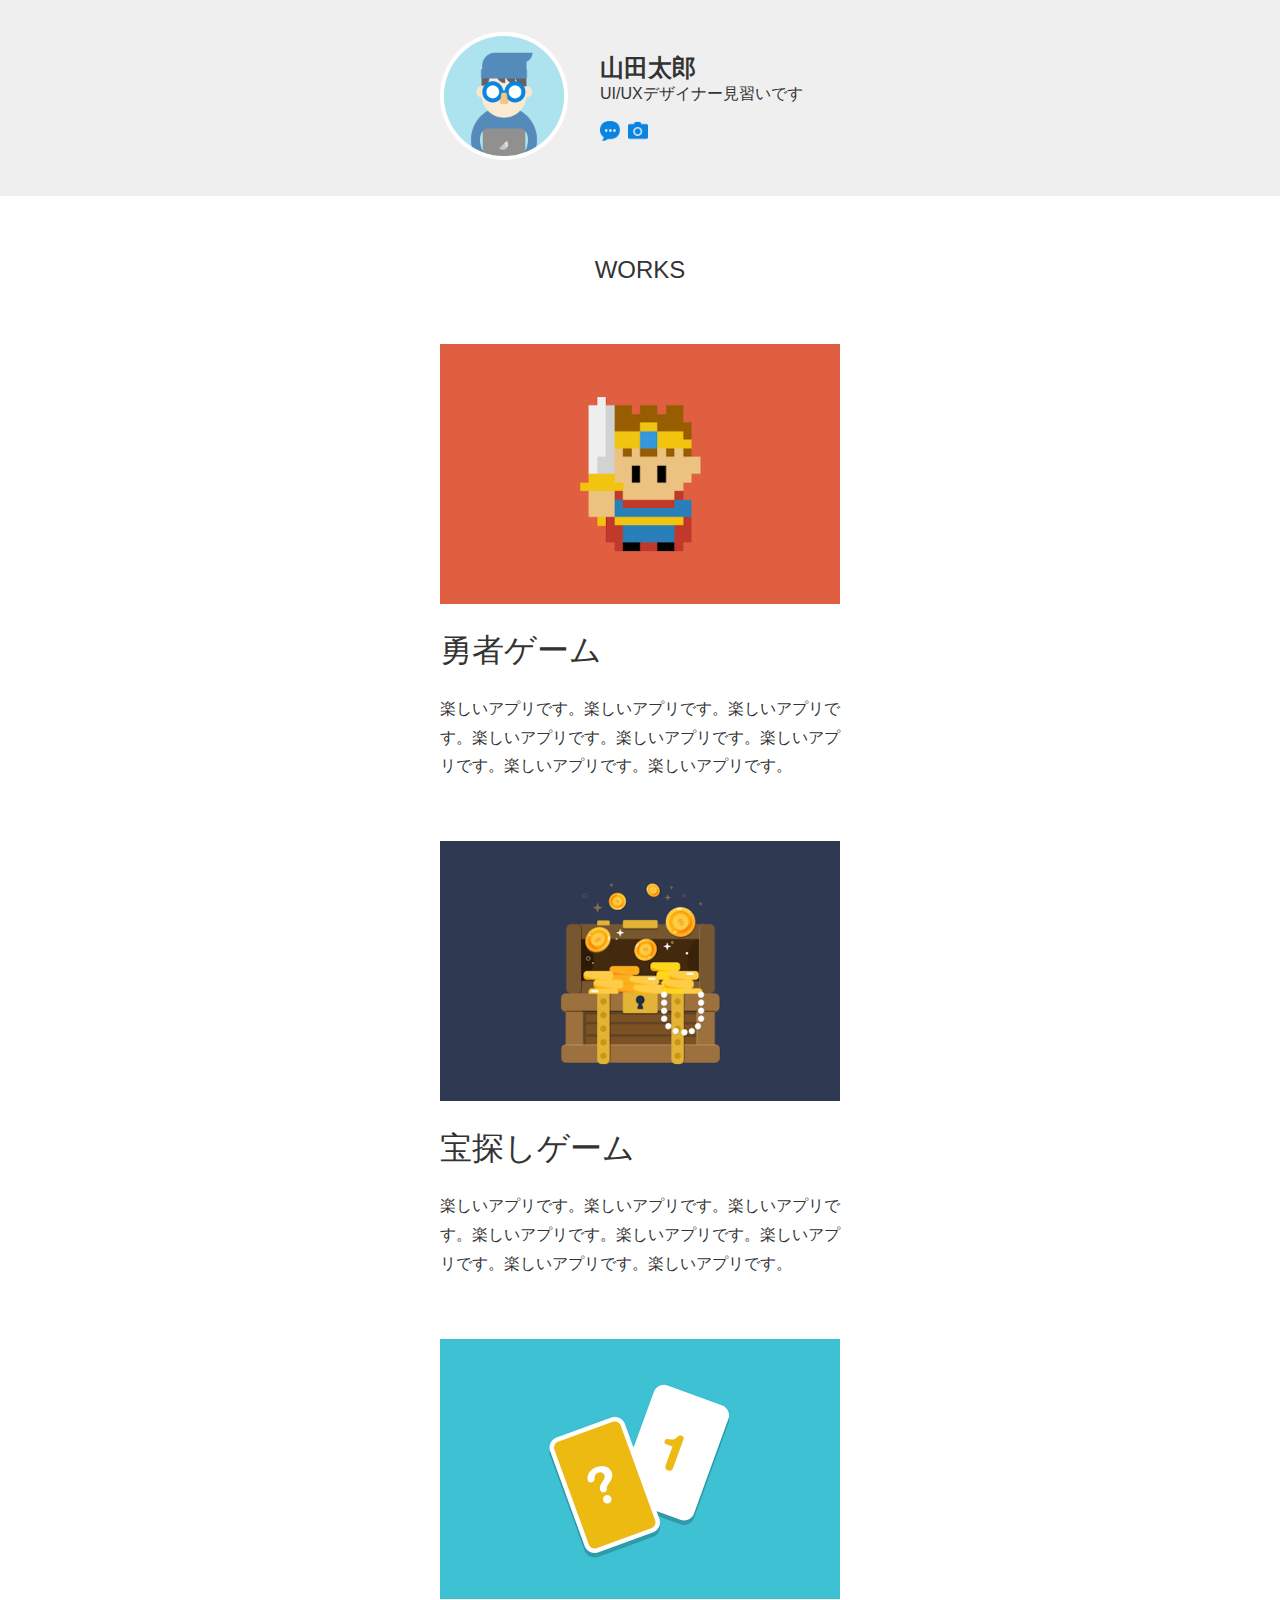
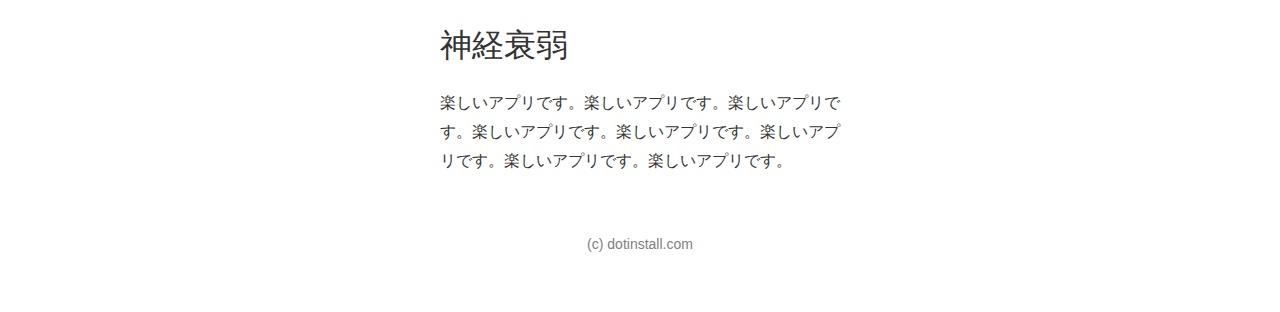
<file: index.html>
<!DOCTYPE html>
<html lang="ja">
<head>
    <meta charset="utf-8">
    <title>太郎のポートフォリオサイト</title>
    <link rel="icon" href="favicon.ico">
    <meta name="description" content="太郎のポートフォリオサイトです。">
     <link rel="stylesheet" href="css/styles.css">

</head>
<body>
    <header>
        <div class="container">
            <div class="icon">
                <img src="img/taro.png" width="120"height="120" alt="太郎のアイコンです">
            </div>
            <div class="info">
                <h1>山田太郎</h1>
                <p>UI/UXデザイナー見習いです</p>
                <ul>
                    <li>
                        <a href="https://dotinstall.com" target="_blank">
                            <img src="img/blog.png" width="20" height="20" alt="ブログサイトへのリンク画像です">
                        </a>
                    </li>
                    <li>
                        <a href="https://dotinstall.com" target="_blank">
                            <img src="img/photos.png" width="20" height="20" alt="写真サイトへのリンク画像です">
                        </a>
                    </li>
                </ul>
            </div>
        </div>
    </header>

    <section class="works">
        <h1>WORKS</h1>
        <!-- 作品紹介 -->
        <section>
            <img src="img/work1.png" width="400"height="260" alt="勇者ゲームの紹介画像">
            <h1>勇者ゲーム</h1>
            <p>楽しいアプリです。楽しいアプリです。楽しいアプリです。楽しいアプリです。楽しいアプリです。楽しいアプリです。楽しいアプリです。楽しいアプリです。</p>
        </section>
        <section>
            <img src="img/work2.png" width="400"height="260" alt="宝探しゲームの紹介画像">
            <h1>宝探しゲーム</h1>
            <p>楽しいアプリです。楽しいアプリです。楽しいアプリです。楽しいアプリです。楽しいアプリです。楽しいアプリです。楽しいアプリです。楽しいアプリです。</p>
        </section>
        <section>
            <img src="img/work3.png" width="400"height="260" alt="神経衰弱の紹介画像">
            <h1>神経衰弱</h1>
            <p>楽しいアプリです。楽しいアプリです。楽しいアプリです。楽しいアプリです。楽しいアプリです。楽しいアプリです。楽しいアプリです。楽しいアプリです。</p>
        </section>
        
    </section>
    <footer>
        <p>(c) dotinstall.com</p>
    </footer>
</body>
</html>
</file>
<file: css/styles.css>
body{
    color:#333;
    font-family: verdana,sans-serif;
    margin: 0;
}

header{
    background-color: #efefef;
    padding-top:32px;
    padding-bottom:32px;
}

.container{
    /* background-color:pink; */
    width: 400px;
    margin-left:auto;
    margin-right: auto;
    display: flex;
    align-items: center;
}

/* .icon{
    background-color: skyblue;
} */

.icon img{
    /* border-radius: 20px; */
    border-radius: 50%;
    border-width:4px;
    border-style:solid;
    border-color: white;
}

.info{
    /* background-color: tomato; */
    margin-left: 32px;
}
.info h1{
    font-weight: nomal;
    font-size:24px;
    margin:0;
}
.info p{
    margin:0;
    margin-bottom: 16px;
}
.info ul{
    margin:0;
    padding:0;
    list-style-type: none;
    display:flex;
}
.info ul li{
    margin-right: 8px;
}

.works{
    width:400px;
    margin-left:auto;
    margin-right:auto;
}

.works > h1{
    font-weight:normal;
    font-size:24px;
    text-align: center;
    margin-top:60px;
    margin-bottom: 60px;
}
.works > section{
    margin-bottom: 60px;
}
.works>section>h1{
    font-weight:normal;
}
.works p{
    line-height:1.8;
}
footer p{
    text-align: center;
    font-size:14px;
    margin-bottom: 60px;
    color:grey;
}
</file>
